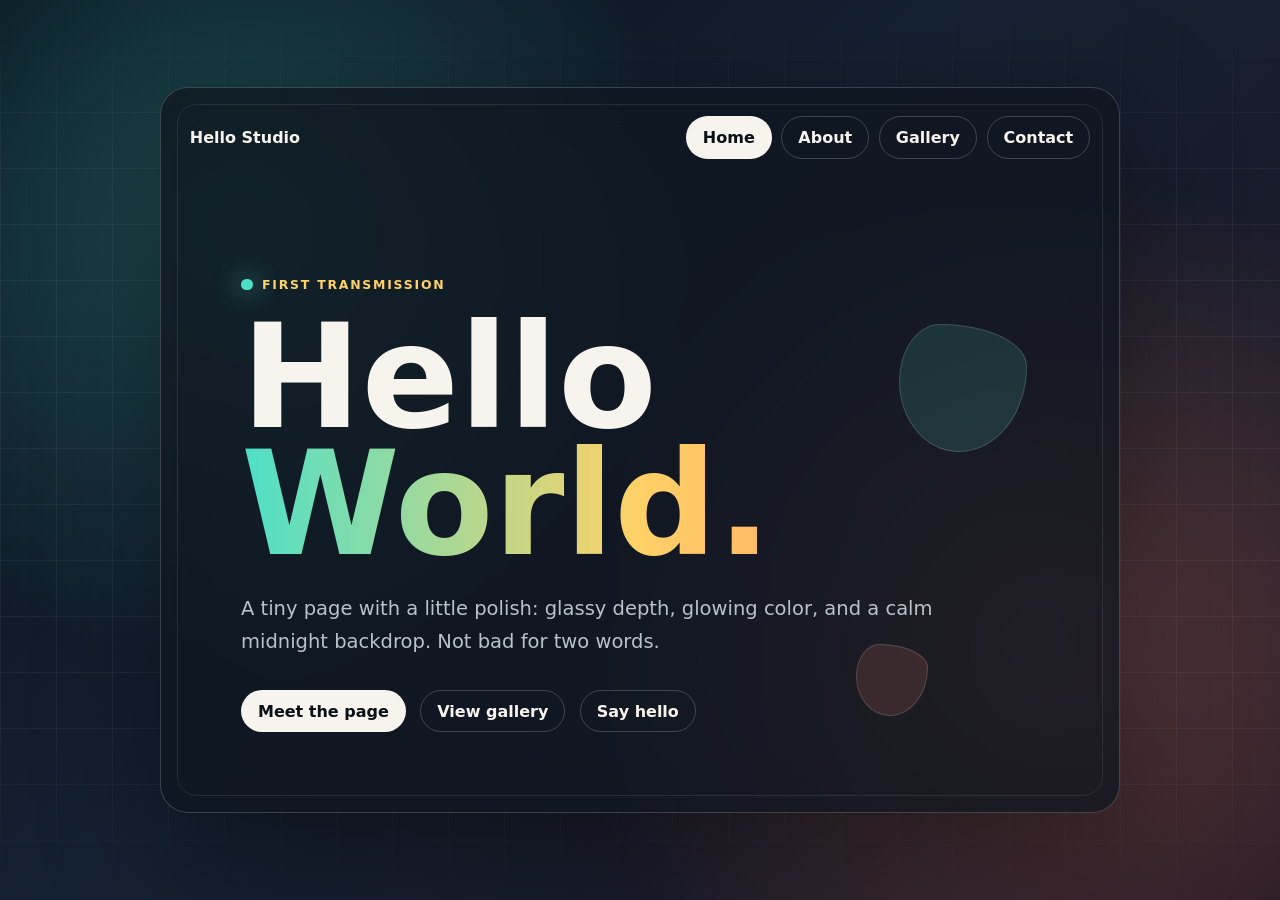
<file: index.html>
<!doctype html>
<html lang="en">
<head>
  <meta charset="utf-8">
  <meta name="viewport" content="width=device-width, initial-scale=1">
  <title>Hello World</title>
  <link rel="stylesheet" href="styles.css">
</head>
<body>
  <main class="shell">
    <nav class="nav" aria-label="Primary navigation">
      <a class="brand" href="index.html">Hello Studio</a>
      <div class="nav-links">
        <a href="index.html" aria-current="page">Home</a>
        <a href="about.html">About</a>
        <a href="gallery.html">Gallery</a>
        <a href="contact.html">Contact</a>
      </div>
    </nav>
    <section class="content">
      <div class="spark one" aria-hidden="true"></div>
      <div class="spark two" aria-hidden="true"></div>
      <p class="eyebrow">First transmission</p>
      <h1>Hello <span>World.</span></h1>
      <p>
        A tiny page with a little polish: glassy depth, glowing color, and a calm
        midnight backdrop. Not bad for two words.
      </p>
      <div class="actions" aria-label="Page actions">
        <a class="button primary" href="about.html">Meet the page</a>
        <a class="button" href="gallery.html">View gallery</a>
        <a class="button" href="contact.html">Say hello</a>
      </div>
    </section>
  </main>
</body>
</html>
</file>
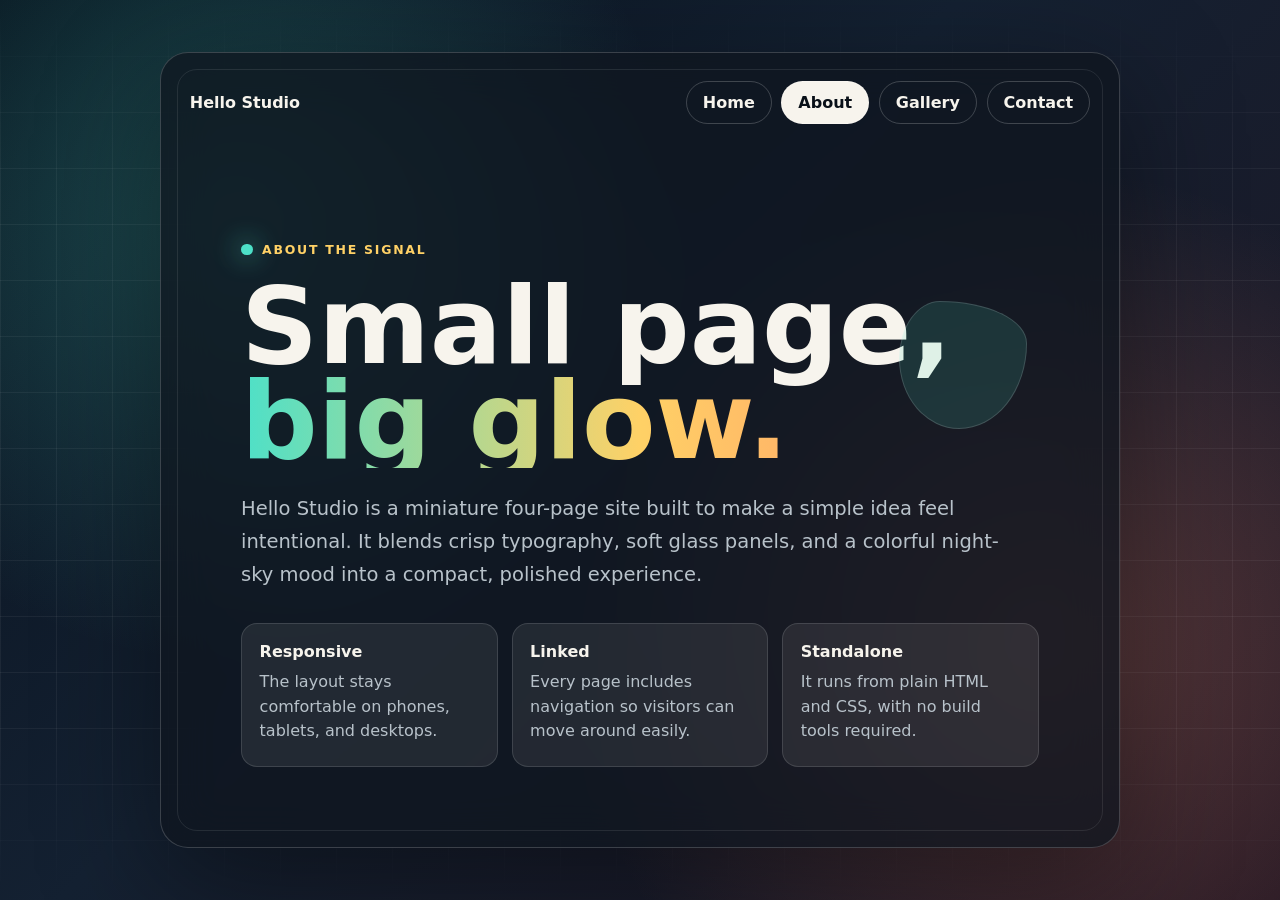
<file: about.html>
<!doctype html>
<html lang="en">
<head>
  <meta charset="utf-8">
  <meta name="viewport" content="width=device-width, initial-scale=1">
  <title>About | Hello Studio</title>
  <link rel="stylesheet" href="styles.css">
</head>
<body>
  <main class="shell">
    <nav class="nav" aria-label="Primary navigation">
      <a class="brand" href="index.html">Hello Studio</a>
      <div class="nav-links">
        <a href="index.html">Home</a>
        <a href="about.html" aria-current="page">About</a>
        <a href="gallery.html">Gallery</a>
        <a href="contact.html">Contact</a>
      </div>
    </nav>
    <section class="content">
      <div class="spark one" aria-hidden="true"></div>
      <p class="eyebrow">About the signal</p>
      <h1 class="compact-title">Small page, <span>big glow.</span></h1>
      <p>
        Hello Studio is a miniature four-page site built to make a simple idea
        feel intentional. It blends crisp typography, soft glass panels, and a
        colorful night-sky mood into a compact, polished experience.
      </p>
      <div class="feature-grid" aria-label="Highlights">
        <article class="feature">
          <strong>Responsive</strong>
          <span>The layout stays comfortable on phones, tablets, and desktops.</span>
        </article>
        <article class="feature">
          <strong>Linked</strong>
          <span>Every page includes navigation so visitors can move around easily.</span>
        </article>
        <article class="feature">
          <strong>Standalone</strong>
          <span>It runs from plain HTML and CSS, with no build tools required.</span>
        </article>
      </div>
    </section>
  </main>
</body>
</html>
</file>
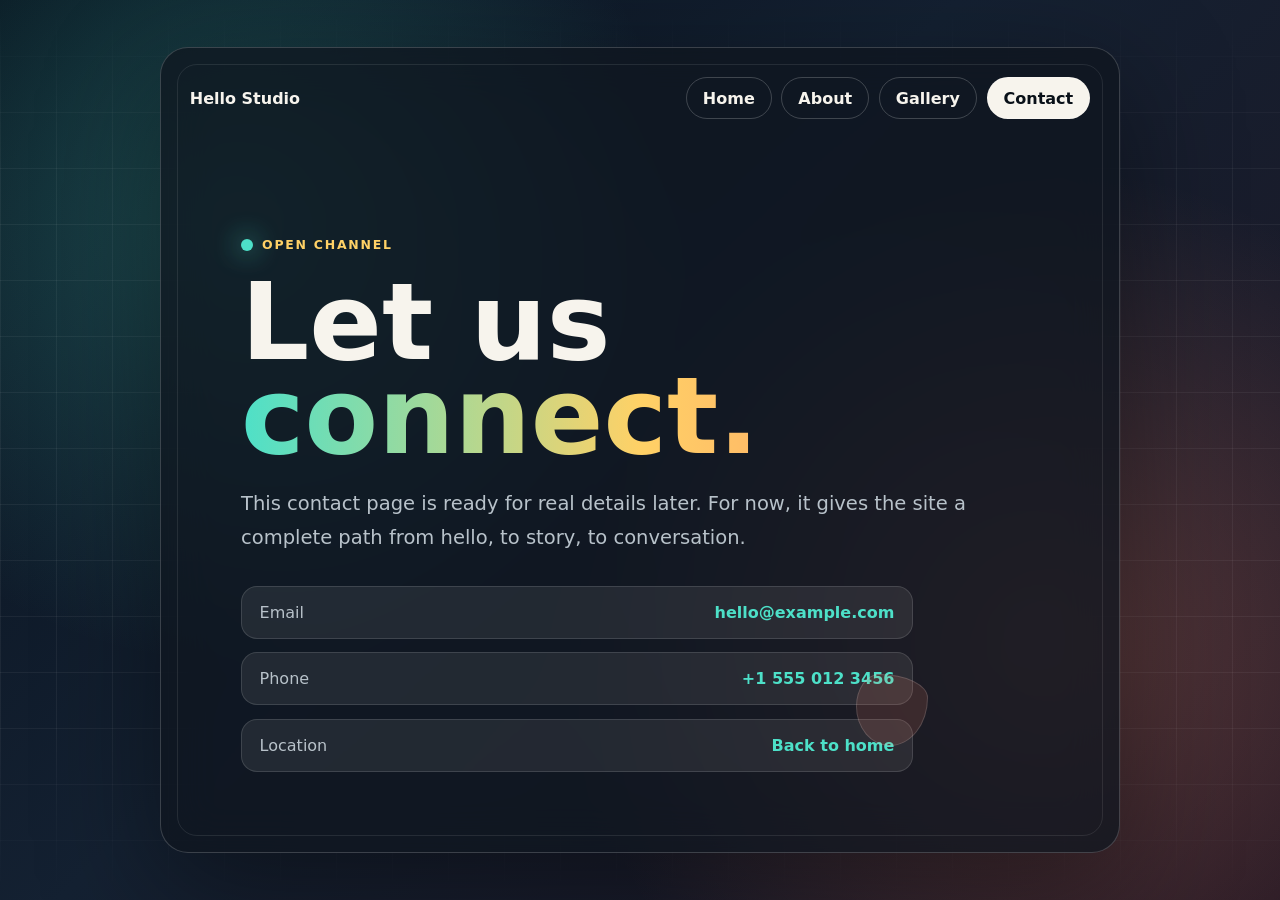
<file: contact.html>
<!doctype html>
<html lang="en">
<head>
  <meta charset="utf-8">
  <meta name="viewport" content="width=device-width, initial-scale=1">
  <title>Contact Us| Hello Studio</title>
  <link rel="stylesheet" href="styles.css">
</head>
<body>
  <main class="shell">
    <nav class="nav" aria-label="Primary navigation">
      <a class="brand" href="index.html">Hello Studio</a>
      <div class="nav-links">
        <a href="index.html">Home</a>
        <a href="about.html">About</a>
        <a href="gallery.html">Gallery</a>
        <a href="contact.html" aria-current="page">Contact</a>
      </div>
    </nav>
    <section class="content">
      <div class="spark two" aria-hidden="true"></div>
      <p class="eyebrow">Open channel</p>
      <h1 class="compact-title">Let us <span>connect.</span></h1>
      <p>
        This contact page is ready for real details later. For now, it gives the
        site a complete path from hello, to story, to conversation.
      </p>
      <div class="contact-list" aria-label="Contact methods">
        <div class="contact-item">
          <span>Email</span>
          <a href="mailto:hello@example.com">hello@example.com</a>
        </div>
        <div class="contact-item">
          <span>Phone</span>
          <a href="tel:+15550123456">+1 555 012 3456</a>
        </div>
        <div class="contact-item">
          <span>Location</span>
          <a href="index.html">Back to home</a>
        </div>
      </div>
    </section>
  </main>
</body>
</html>
</file>
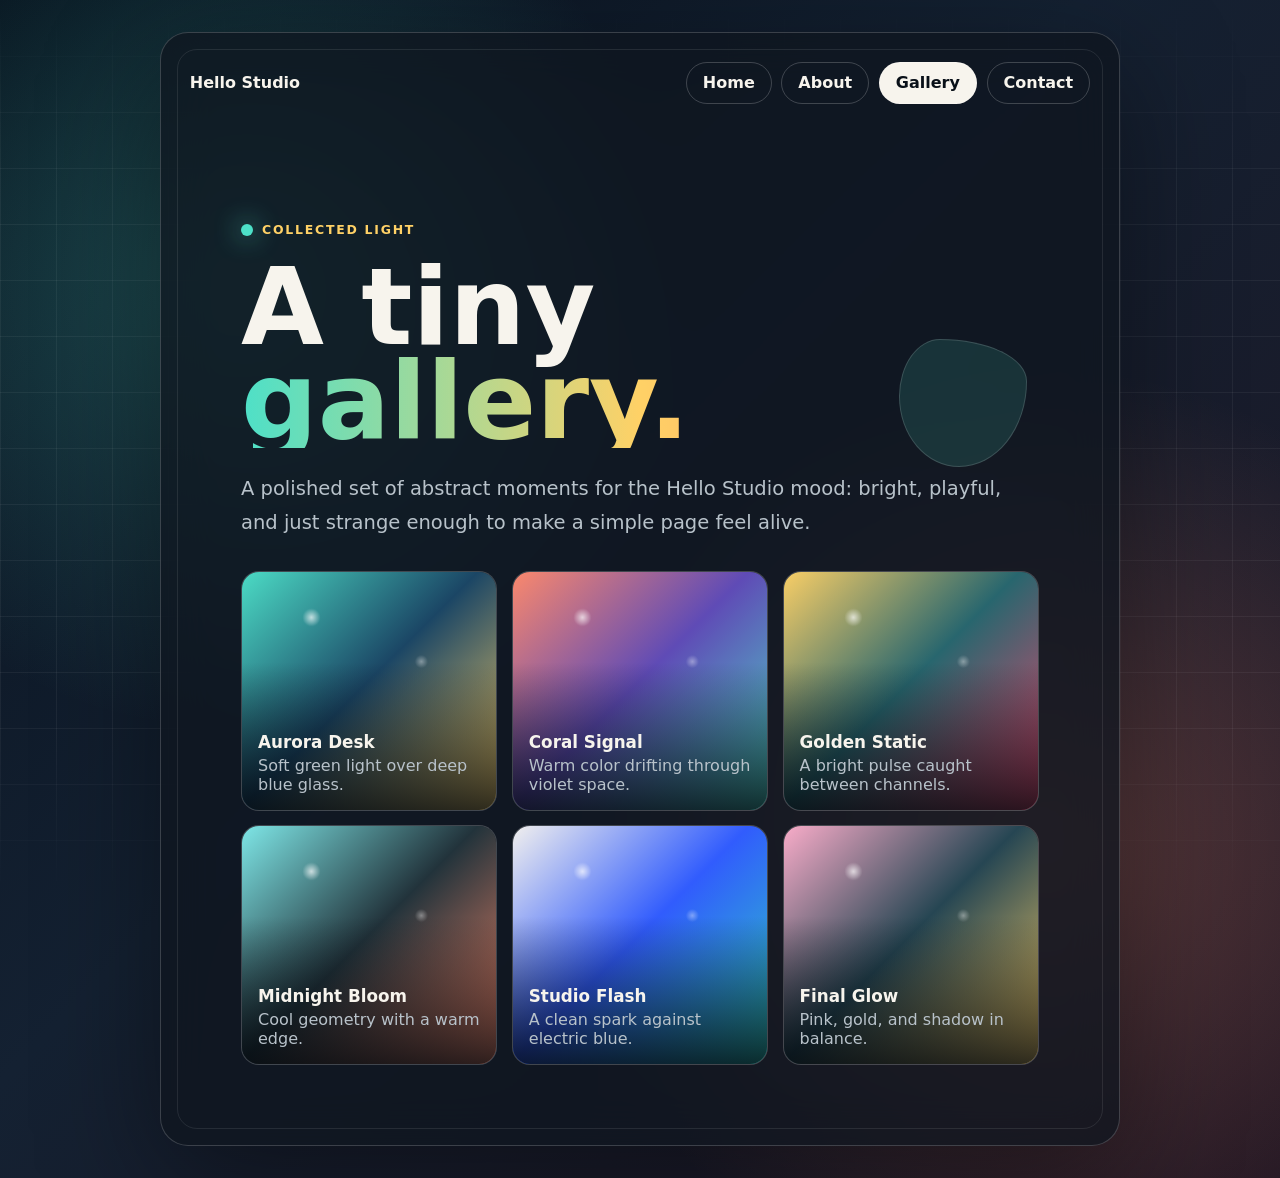
<file: gallery.html>
<!doctype html>
<html lang="en">
<head>
  <meta charset="utf-8">
  <meta name="viewport" content="width=device-width, initial-scale=1">
  <title>Gallery | Hello Studio</title>
  <link rel="stylesheet" href="styles.css">
</head>
<body>
  <main class="shell">
    <nav class="nav" aria-label="Primary navigation">
      <a class="brand" href="index.html">Hello Studio</a>
      <div class="nav-links">
        <a href="index.html">Home</a>
        <a href="about.html">About</a>
        <a href="gallery.html" aria-current="page">Gallery</a>
        <a href="contact.html">Contact</a>
      </div>
    </nav>
    <section class="content">
      <div class="spark one" aria-hidden="true"></div>
      <div class="spark two" aria-hidden="true"></div>
      <p class="eyebrow">Collected light</p>
      <h1 class="compact-title">A tiny <span>gallery.</span></h1>
      <p>
        A polished set of abstract moments for the Hello Studio mood: bright,
        playful, and just strange enough to make a simple page feel alive.
      </p>
      <div class="gallery-grid" aria-label="Gallery collection">
        <article class="gallery-card">
          <div class="gallery-caption">
            <strong>Aurora Desk</strong>
            <span>Soft green light over deep blue glass.</span>
          </div>
        </article>
        <article class="gallery-card">
          <div class="gallery-caption">
            <strong>Coral Signal</strong>
            <span>Warm color drifting through violet space.</span>
          </div>
        </article>
        <article class="gallery-card">
          <div class="gallery-caption">
            <strong>Golden Static</strong>
            <span>A bright pulse caught between channels.</span>
          </div>
        </article>
        <article class="gallery-card">
          <div class="gallery-caption">
            <strong>Midnight Bloom</strong>
            <span>Cool geometry with a warm edge.</span>
          </div>
        </article>
        <article class="gallery-card">
          <div class="gallery-caption">
            <strong>Studio Flash</strong>
            <span>A clean spark against electric blue.</span>
          </div>
        </article>
        <article class="gallery-card">
          <div class="gallery-caption">
            <strong>Final Glow</strong>
            <span>Pink, gold, and shadow in balance.</span>
          </div>
        </article>
      </div>
    </section>
  </main>
</body>
</html>
</file>
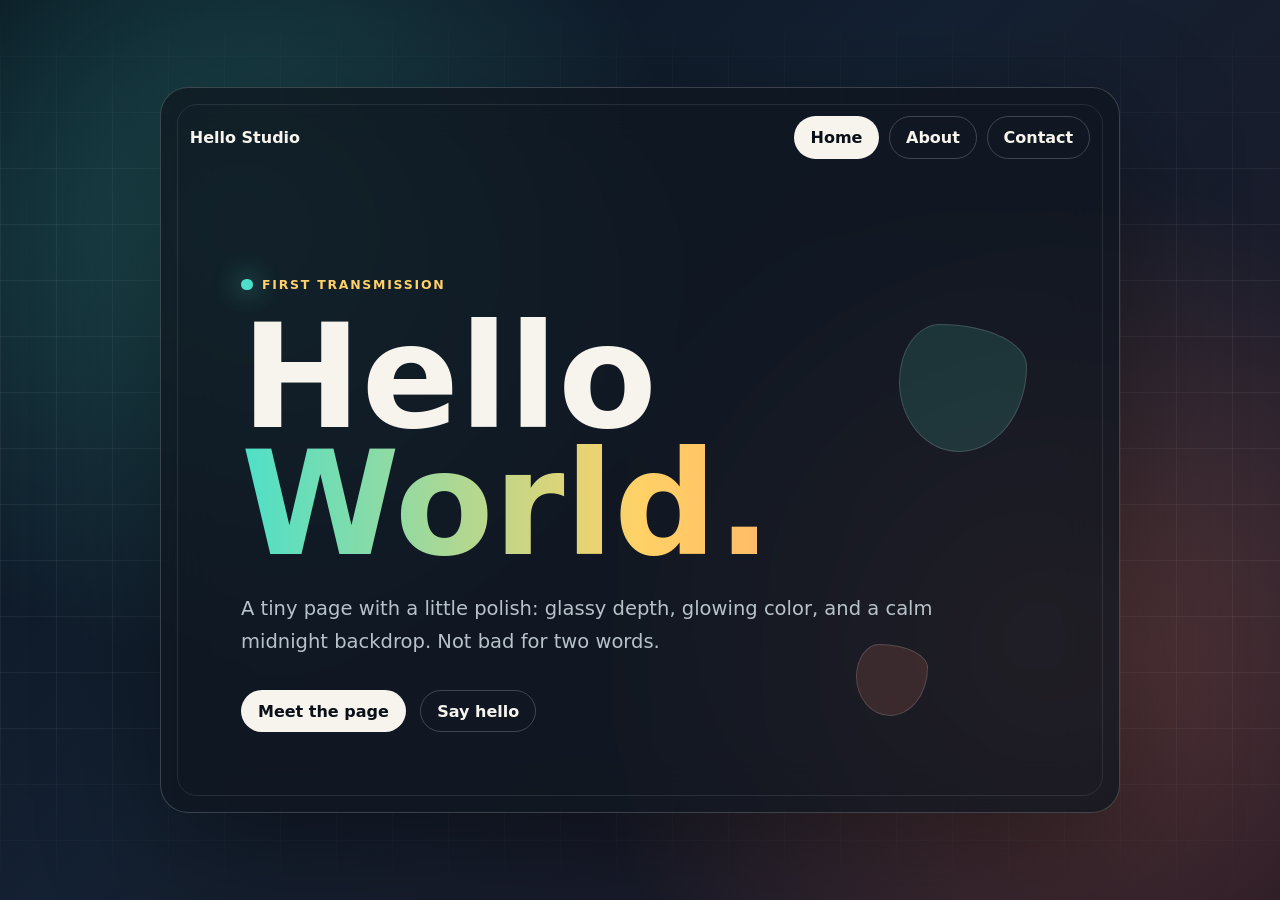
<file: hello-world.html>
<!doctype html>
<html lang="en">
<head>
  <meta charset="utf-8">
  <meta name="viewport" content="width=device-width, initial-scale=1">
  <title>Hello World</title>
  <link rel="stylesheet" href="styles.css">
</head>
<body>
  <main class="shell">
    <nav class="nav" aria-label="Primary navigation">
      <a class="brand" href="hello-world.html">Hello Studio</a>
      <div class="nav-links">
        <a href="hello-world.html" aria-current="page">Home</a>
        <a href="about.html">About</a>
        <a href="contact.html">Contact</a>
      </div>
    </nav>
    <section class="content">
      <div class="spark one" aria-hidden="true"></div>
      <div class="spark two" aria-hidden="true"></div>
      <p class="eyebrow">First transmission</p>
      <h1>Hello <span>World.</span></h1>
      <p>
        A tiny page with a little polish: glassy depth, glowing color, and a calm
        midnight backdrop. Not bad for two words.
      </p>
      <div class="actions" aria-label="Page actions">
        <a class="button primary" href="about.html">Meet the page</a>
        <a class="button" href="contact.html">Say hello</a>
      </div>
    </section>
  </main>
</body>
</html>
</file>
<file: styles.css>
:root {
  color-scheme: dark;
  --ink: #f7f4ed;
  --muted: #b8c2ca;
  --line: rgba(255, 255, 255, 0.18);
  --panel: rgba(15, 22, 31, 0.76);
  --panel-strong: rgba(247, 244, 237, 0.08);
  --teal: #4de0c8;
  --coral: #ff8a6a;
  --gold: #ffd166;
  --night: #091018;
}

* {
  box-sizing: border-box;
}

body {
  min-height: 100vh;
  margin: 0;
  display: grid;
  place-items: center;
  overflow-x: hidden;
  font-family: Inter, ui-sans-serif, system-ui, -apple-system, BlinkMacSystemFont, "Segoe UI", sans-serif;
  background:
    radial-gradient(circle at 18% 24%, rgba(77, 224, 200, 0.26), transparent 28rem),
    radial-gradient(circle at 82% 72%, rgba(255, 138, 106, 0.28), transparent 30rem),
    linear-gradient(135deg, #07111d 0%, #142132 44%, #1e1522 100%);
  color: var(--ink);
}

body::before {
  content: "";
  position: fixed;
  inset: 0;
  background-image:
    linear-gradient(rgba(255, 255, 255, 0.055) 1px, transparent 1px),
    linear-gradient(90deg, rgba(255, 255, 255, 0.055) 1px, transparent 1px);
  background-size: 56px 56px;
  mask-image: linear-gradient(to bottom, transparent, black 20%, black 80%, transparent);
  pointer-events: none;
}

.shell {
  width: min(92vw, 960px);
  margin: 2rem 0;
  padding: clamp(1.2rem, 3vw, 1.8rem);
  border: 1px solid var(--line);
  border-radius: 28px;
  background: var(--panel);
  box-shadow: 0 34px 120px rgba(0, 0, 0, 0.42);
  backdrop-filter: blur(24px);
  position: relative;
  isolation: isolate;
}

.shell::after {
  content: "";
  position: absolute;
  inset: 16px;
  border: 1px solid rgba(255, 255, 255, 0.09);
  border-radius: 20px;
  pointer-events: none;
  z-index: -1;
}

.nav {
  display: flex;
  align-items: center;
  justify-content: space-between;
  gap: 1rem;
  margin-bottom: clamp(2rem, 5vw, 4rem);
}

.brand {
  color: var(--ink);
  font-weight: 900;
  text-decoration: none;
}

.nav-links {
  display: flex;
  flex-wrap: wrap;
  justify-content: flex-end;
  gap: 0.6rem;
}

.nav-links a,
.button {
  display: inline-flex;
  min-height: 2.65rem;
  align-items: center;
  justify-content: center;
  padding: 0 1rem;
  border: 1px solid rgba(255, 255, 255, 0.2);
  border-radius: 999px;
  color: var(--ink);
  text-decoration: none;
  font-weight: 800;
  transition: transform 180ms ease, border-color 180ms ease, background 180ms ease;
}

.nav-links a[aria-current="page"],
.button.primary {
  background: var(--ink);
  color: var(--night);
}

.nav-links a:hover,
.button:hover {
  transform: translateY(-3px);
  border-color: rgba(255, 255, 255, 0.5);
  background: rgba(255, 255, 255, 0.12);
}

.button.primary:hover {
  background: linear-gradient(90deg, var(--teal), var(--gold));
}

.content {
  padding: clamp(1rem, 4vw, 3.2rem);
  position: relative;
}

.eyebrow {
  display: inline-flex;
  align-items: center;
  gap: 0.6rem;
  margin: 0 0 1.2rem;
  color: var(--gold);
  font-size: 0.78rem;
  font-weight: 800;
  letter-spacing: 0.14em;
  text-transform: uppercase;
}

.eyebrow::before {
  content: "";
  width: 0.72rem;
  height: 0.72rem;
  border-radius: 999px;
  background: var(--teal);
  box-shadow: 0 0 26px var(--teal);
}

h1 {
  margin: 0;
  max-width: 10ch;
  font-size: clamp(3.8rem, 12vw, 9rem);
  line-height: 0.88;
  letter-spacing: 0;
}

.compact-title {
  max-width: 12ch;
  font-size: clamp(3.2rem, 9vw, 6.7rem);
}

h1 span {
  display: block;
  color: transparent;
  background: linear-gradient(90deg, var(--teal), var(--gold), var(--coral));
  -webkit-background-clip: text;
  background-clip: text;
}

p {
  max-width: 62ch;
  margin: 1.5rem 0 0;
  color: var(--muted);
  font-size: clamp(1.05rem, 2vw, 1.22rem);
  line-height: 1.7;
}

.actions {
  display: flex;
  flex-wrap: wrap;
  gap: 0.9rem;
  margin-top: 2rem;
}

.feature-grid {
  display: grid;
  grid-template-columns: repeat(3, minmax(0, 1fr));
  gap: 0.85rem;
  margin-top: 2rem;
}

.feature {
  min-height: 9rem;
  padding: 1.1rem;
  border: 1px solid rgba(255, 255, 255, 0.13);
  border-radius: 16px;
  background: var(--panel-strong);
}

.feature strong {
  display: block;
  margin-bottom: 0.55rem;
  color: var(--ink);
}

.feature span {
  color: var(--muted);
  line-height: 1.55;
}

.gallery-grid {
  display: grid;
  grid-template-columns: repeat(3, minmax(0, 1fr));
  gap: 0.9rem;
  margin-top: 2rem;
}

.gallery-card {
  min-height: 15rem;
  display: flex;
  align-items: flex-end;
  padding: 1rem;
  border: 1px solid rgba(255, 255, 255, 0.14);
  border-radius: 18px;
  overflow: hidden;
  position: relative;
  background: var(--panel-strong);
}

.gallery-card::before {
  content: "";
  position: absolute;
  inset: 0;
  background:
    radial-gradient(circle at 28% 20%, rgba(255, 255, 255, 0.7), transparent 0.55rem),
    radial-gradient(circle at 70% 38%, rgba(255, 255, 255, 0.38), transparent 0.4rem),
    linear-gradient(135deg, var(--tile-a), var(--tile-b) 48%, var(--tile-c));
  transform: scale(1.03);
  transition: transform 220ms ease, filter 220ms ease;
}

.gallery-card::after {
  content: "";
  position: absolute;
  inset: 0;
  background: linear-gradient(to top, rgba(3, 8, 13, 0.82), transparent 62%);
}

.gallery-card:hover::before {
  filter: saturate(1.18);
  transform: scale(1.09);
}

.gallery-card:nth-child(1) {
  --tile-a: #4de0c8;
  --tile-b: #1b4665;
  --tile-c: #ffd166;
}

.gallery-card:nth-child(2) {
  --tile-a: #ff8a6a;
  --tile-b: #5f4bb6;
  --tile-c: #4de0c8;
}

.gallery-card:nth-child(3) {
  --tile-a: #ffd166;
  --tile-b: #28666e;
  --tile-c: #ef476f;
}

.gallery-card:nth-child(4) {
  --tile-a: #81ecec;
  --tile-b: #22333b;
  --tile-c: #ff8a6a;
}

.gallery-card:nth-child(5) {
  --tile-a: #f7f4ed;
  --tile-b: #315cfd;
  --tile-c: #2dd4bf;
}

.gallery-card:nth-child(6) {
  --tile-a: #ffafcc;
  --tile-b: #264653;
  --tile-c: #ffd166;
}

.gallery-caption {
  position: relative;
  z-index: 1;
}

.gallery-caption strong {
  display: block;
  color: var(--ink);
  font-size: 1.05rem;
}

.gallery-caption span {
  display: block;
  margin-top: 0.25rem;
  color: var(--muted);
}

.contact-list {
  display: grid;
  gap: 0.85rem;
  margin-top: 2rem;
  max-width: 42rem;
}

.contact-item {
  display: flex;
  align-items: center;
  justify-content: space-between;
  gap: 1rem;
  padding: 1rem 1.1rem;
  border: 1px solid rgba(255, 255, 255, 0.13);
  border-radius: 16px;
  background: var(--panel-strong);
}

.contact-item span {
  color: var(--muted);
}

.contact-item a {
  color: var(--teal);
  font-weight: 800;
  text-decoration: none;
}

.spark {
  position: absolute;
  width: 8rem;
  aspect-ratio: 1;
  border: 1px solid rgba(255, 255, 255, 0.15);
  border-radius: 32% 68% 53% 47% / 45% 33% 67% 55%;
  animation: drift 8s ease-in-out infinite alternate;
  pointer-events: none;
}

.spark.one {
  right: 7%;
  top: 18%;
  background: rgba(77, 224, 200, 0.14);
}

.spark.two {
  right: 18%;
  bottom: 12%;
  width: 4.5rem;
  background: rgba(255, 138, 106, 0.14);
  animation-delay: -2s;
}

@keyframes drift {
  from {
    transform: translate3d(0, -10px, 0) rotate(0deg);
  }

  to {
    transform: translate3d(12px, 16px, 0) rotate(18deg);
  }
}

@media (max-width: 760px) {
  body {
    place-items: start center;
  }

  .nav {
    align-items: flex-start;
    flex-direction: column;
  }

  .nav-links {
    justify-content: flex-start;
  }

  .feature-grid {
    grid-template-columns: 1fr;
  }

  .gallery-grid {
    grid-template-columns: 1fr;
  }

  .contact-item {
    align-items: flex-start;
    flex-direction: column;
  }

  .spark {
    opacity: 0.5;
  }
}
</file>
